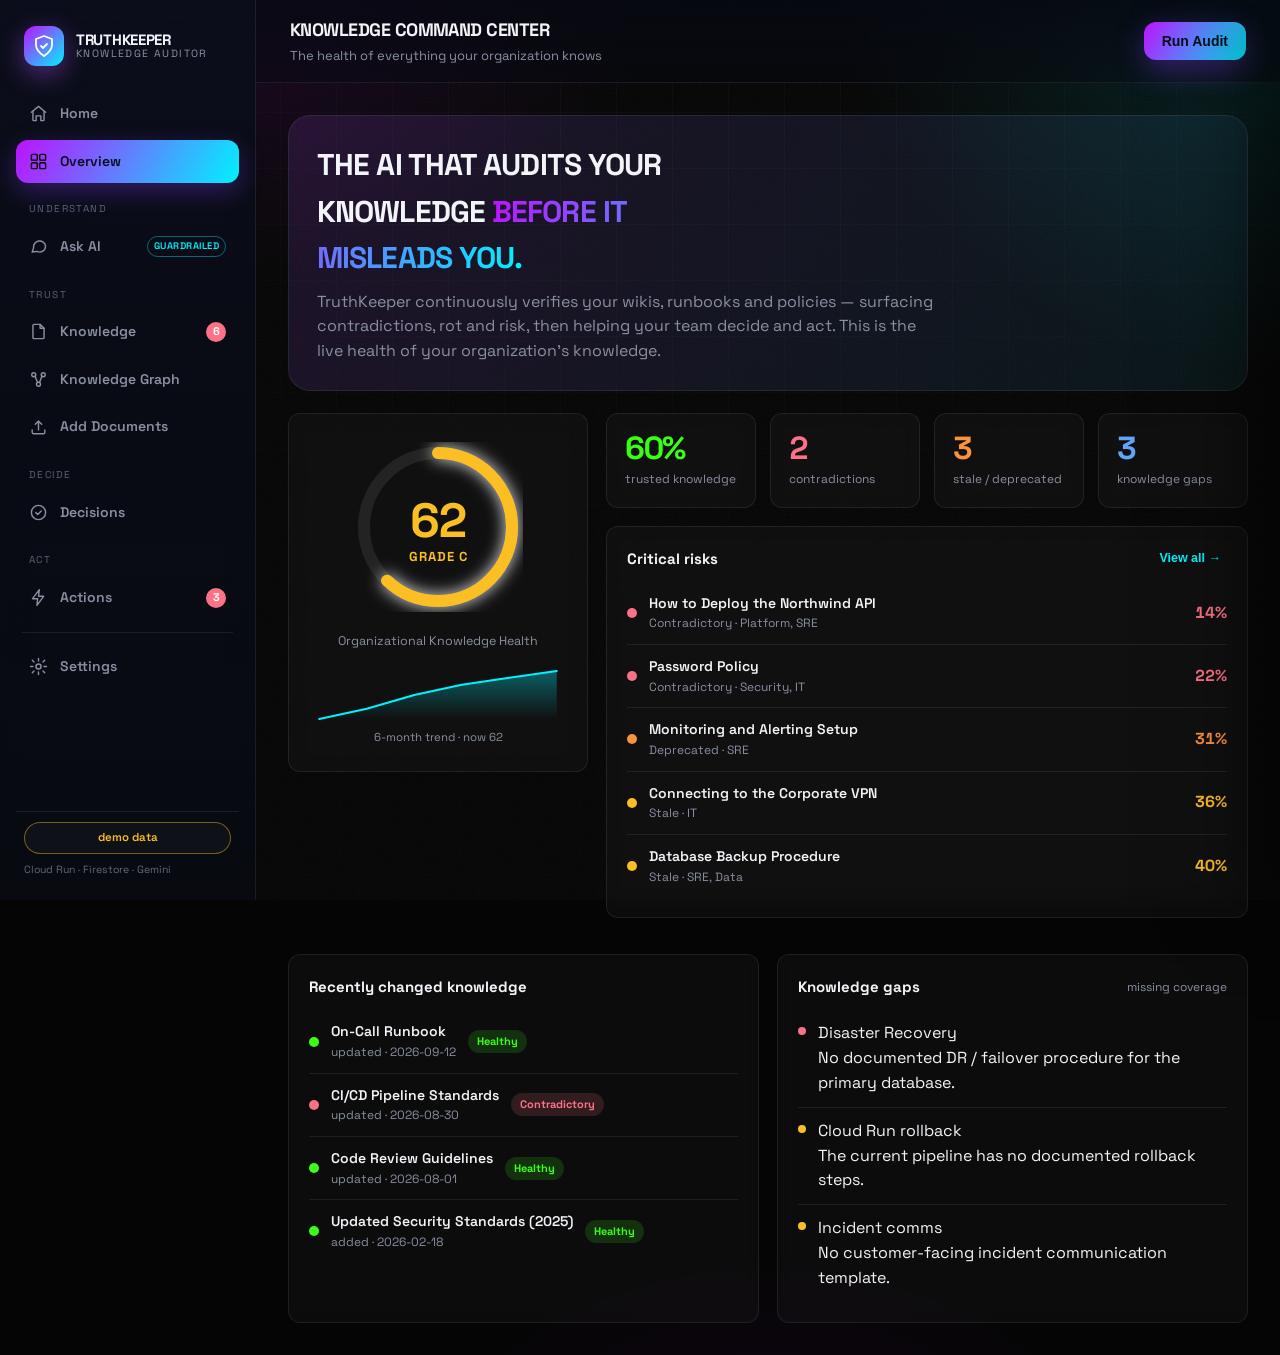
<file: frontend/index.html>
<!DOCTYPE html>
<html lang="en">
<head>
  <meta charset="UTF-8" />
  <meta name="viewport" content="width=device-width, initial-scale=1.0" />
  <title>TruthKeeper</title>
  <meta name="description" content="The AI that audits your knowledge before it misleads you." />
  <link rel="preconnect" href="https://fonts.googleapis.com" />
  <link rel="preconnect" href="https://fonts.gstatic.com" crossorigin />
  <link href="https://fonts.googleapis.com/css2?family=Space+Grotesk:wght@300;400;500;600;700&family=Syncopate:wght@400;700&display=swap" rel="stylesheet" />
  <link rel="stylesheet" href="styles.css" />
</head>
<body>
  <!-- Animated galaxy background (pure canvas, no dependencies) -->
  <div class="bg" aria-hidden="true">
    <div class="blob blob-1"></div>
    <div class="blob blob-2"></div>
    <div class="blob blob-3"></div>
    <div class="grid-lines"></div>
    <canvas id="constellation"></canvas>
    <div class="grain"></div>
  </div>

  <!-- Radar scanning overlay -->
  <div class="scan-overlay" id="scan-overlay" aria-hidden="true">
    <div class="radar">
      <div class="radar-sweep"></div>
      <div class="radar-ring r1"></div><div class="radar-ring r2"></div><div class="radar-ring r3"></div>
      <div class="radar-core"></div>
    </div>
    <div class="scan-text">
      <span class="scan-title">Interrogating knowledge base</span>
      <span class="scan-sub" id="scan-sub">booting auditor…</span>
    </div>
  </div>

  <div class="app">
    <!-- SIDEBAR -->
    <aside class="sidebar" id="sidebar">
      <div class="side-brand">
        <span class="logo">
          <svg viewBox="0 0 24 24" width="24" height="24" fill="none" stroke="currentColor" stroke-width="1.8" stroke-linecap="round" stroke-linejoin="round">
            <path d="M12 2 4 5v6c0 5 3.5 8 8 11 4.5-3 8-6 8-11V5l-8-3Z"/><path d="m9 12 2 2 4-4"/>
          </svg>
        </span>
        <div class="brand-text">
          <span class="brand-name">TruthKeeper</span>
          <span class="brand-kicker">Knowledge Auditor</span>
        </div>
      </div>

      <nav class="side-nav" id="side-nav">
        <a class="nav-item" href="landing.html">
          <svg viewBox="0 0 24 24" class="ni"><path d="M3 10.5 12 3l9 7.5"/><path d="M5 9.3V20a1 1 0 0 0 1 1h3v-6h6v6h3a1 1 0 0 0 1-1V9.3"/></svg>
          <span>Home</span>
        </a>
        <a class="nav-item" href="#/overview" data-view="overview">
          <svg viewBox="0 0 24 24" class="ni"><rect x="3" y="3" width="7.5" height="7.5" rx="1.5"/><rect x="13.5" y="3" width="7.5" height="7.5" rx="1.5"/><rect x="13.5" y="13.5" width="7.5" height="7.5" rx="1.5"/><rect x="3" y="13.5" width="7.5" height="7.5" rx="1.5"/></svg>
          <span>Overview</span>
        </a>

        <div class="nav-group">Understand</div>
        <a class="nav-item" href="#/ask" data-view="ask">
          <svg viewBox="0 0 24 24" class="ni"><path d="M21 11.5a7.5 7.5 0 0 1-10.9 6.7L4 19l1.8-5A7.5 7.5 0 1 1 21 11.5Z"/></svg>
          <span>Ask AI</span><span class="ni-tag">guardrailed</span>
        </a>

        <div class="nav-group">Trust</div>
        <a class="nav-item" href="#/knowledge" data-view="knowledge">
          <svg viewBox="0 0 24 24" class="ni"><path d="M14 3H6.5A1.5 1.5 0 0 0 5 4.5v15A1.5 1.5 0 0 0 6.5 21h11a1.5 1.5 0 0 0 1.5-1.5V8z"/><path d="M14 3v5h5"/></svg>
          <span>Knowledge</span><span class="ni-badge" id="nav-flagged"></span>
        </a>
        <a class="nav-item" href="#/graph" data-view="graph">
          <svg viewBox="0 0 24 24" class="ni"><circle cx="6" cy="6" r="2.5"/><circle cx="18" cy="6" r="2.5"/><circle cx="12" cy="18" r="2.5"/><path d="M7.6 7.6 10.6 15.6M16.4 7.6 13.4 15.6"/></svg>
          <span>Knowledge Graph</span>
        </a>
        <a class="nav-item" href="#/manage" data-view="manage">
          <svg viewBox="0 0 24 24" class="ni"><path d="M12 15V4"/><path d="m8 8 4-4 4 4"/><path d="M4 15v3a2 2 0 0 0 2 2h12a2 2 0 0 0 2-2v-3"/></svg>
          <span>Add Documents</span>
        </a>

        <div class="nav-group">Decide</div>
        <a class="nav-item" href="#/decisions" data-view="decisions">
          <svg viewBox="0 0 24 24" class="ni"><circle cx="12" cy="12" r="9"/><path d="m8.5 12 2.5 2.5 4.5-4.5"/></svg>
          <span>Decisions</span>
        </a>

        <div class="nav-group">Act</div>
        <a class="nav-item" href="#/actions" data-view="actions">
          <svg viewBox="0 0 24 24" class="ni"><path d="M13 2 4.5 13.5H11l-1 8.5 8.5-11.5H12z"/></svg>
          <span>Actions</span><span class="ni-badge" id="nav-actions"></span>
        </a>

        <div class="nav-sep"></div>
        <a class="nav-item" href="#/settings" data-view="settings">
          <svg viewBox="0 0 24 24" class="ni"><circle cx="12" cy="12" r="3.2"/><path d="M12 2v3M12 19v3M4.2 4.2l2.1 2.1M17.7 17.7l2.1 2.1M2 12h3M19 12h3M4.2 19.8l2.1-2.1M17.7 6.3l2.1-2.1"/></svg>
          <span>Settings</span>
        </a>
      </nav>

      <div class="side-foot">
        <span id="data-badge" class="pill pill-ghost">connecting…</span>
        <span class="side-foot-dim">Cloud Run · Firestore · Gemini</span>
      </div>
    </aside>

    <!-- WORKSPACE -->
    <div class="workspace">
      <header class="topbar">
        <button class="icon-btn only-mobile" id="menu-toggle" aria-label="Menu">
          <svg viewBox="0 0 24 24" width="22" height="22"><path d="M3 6h18M3 12h18M3 18h18" stroke="currentColor" stroke-width="2" stroke-linecap="round"/></svg>
        </button>
        <div class="tb-title">
          <h1 id="view-title">Overview</h1>
          <p id="view-sub">Knowledge health at a glance</p>
        </div>
        <div class="tb-actions">
          <button id="run-audit" class="btn btn-primary magnetic">
            <span class="btn-glow"></span>
            <span class="btn-label">Run Audit</span>
          </button>
        </div>
      </header>

      <main class="view-host" id="view-host">
        <section class="view" id="view-overview"></section>
        <section class="view" id="view-ask"></section>
        <section class="view" id="view-knowledge"></section>
        <section class="view" id="view-graph"></section>
        <section class="view" id="view-manage"></section>
        <section class="view" id="view-decisions"></section>
        <section class="view" id="view-actions"></section>
        <section class="view" id="view-settings"></section>
      </main>
    </div>
  </div>

  <div class="scrim" id="scrim"></div>
  <div class="drawer" id="drawer" aria-hidden="true"><div class="drawer-body" id="drawer-body"></div></div>

  <script src="config.js"></script>
  <script src="sample-data.js"></script>
  <script src="app.js"></script>
</body>
</html>
</file>
<file: frontend/styles.css>
/* ============================================================
   TruthKeeper — product app shell + animated views
   Hand-rolled, no runtime deps. Deploys static to Firebase.
   ============================================================ */

:root {
  --bg: #050505;
  --ink: #f2f4f8;
  --muted: #8a90a2;

  --glass: rgba(255, 255, 255, 0.03);
  --glass-2: rgba(255, 255, 255, 0.05);
  --stroke: rgba(255, 255, 255, 0.08);
  --stroke-2: rgba(255, 255, 255, 0.16);

  --cyan: #00f2ff;
  --violet: #bc13fe;
  --pink: #f472b6;
  --green: #39ff14;
  --amber: #fbbf24;
  --red: #fb7185;
  --blue: #60a5fa;

  --s-contradictory: #fb7185;
  --s-deprecated: #fb923c;
  --s-stale: #fbbf24;
  --s-uncertain: #60a5fa;
  --s-healthy: #39ff14;

  --radius: 12px;
  --ease: cubic-bezier(0.22, 1, 0.36, 1);
  --ease-spring: cubic-bezier(0.34, 1.56, 0.64, 1);
  --sidebar-w: 256px;
  --disp: "Syncopate", "Space Grotesk", sans-serif;
  --body: "Space Grotesk", -apple-system, BlinkMacSystemFont, "Segoe UI", Roboto, Helvetica, Arial, sans-serif;
}

* { box-sizing: border-box; }
html { scroll-behavior: smooth; }
body {
  margin: 0;
  background:
    radial-gradient(1000px 720px at 12% -8%, rgba(188,19,254,0.16), transparent 55%),
    radial-gradient(900px 720px at 102% 0%, rgba(0,242,255,0.13), transparent 52%),
    radial-gradient(760px 640px at 60% 118%, rgba(188,19,254,0.10), transparent 55%),
    #050505;
  color: var(--ink);
  font-family: var(--body);
  line-height: 1.55; -webkit-font-smoothing: antialiased; min-height: 100vh;
}
::selection { background: rgba(168, 85, 247, 0.35); color: #fff; }
::-webkit-scrollbar { width: 10px; height: 10px; }
::-webkit-scrollbar-thumb { background: linear-gradient(var(--violet), var(--cyan)); border-radius: 20px; border: 3px solid var(--bg); }
::-webkit-scrollbar-track { background: transparent; }
a { color: inherit; text-decoration: none; }

/* ---------------- animated background ---------------- */
.bg { position: fixed; inset: 0; z-index: -2; overflow: hidden; }
.bg::after { content: ""; position: absolute; inset: 0; pointer-events: none; background: radial-gradient(ellipse 100% 90% at 50% 40%, transparent 70%, rgba(0,0,0,0.35) 100%); }
.blob { display: none; }
.grid-lines { position: absolute; inset: 0; background-image: linear-gradient(rgba(255,255,255,0.022) 1px, transparent 1px), linear-gradient(90deg, rgba(255,255,255,0.022) 1px, transparent 1px); background-size: 56px 56px; mask-image: radial-gradient(1100px 760px at 55% 10%, #000 10%, transparent 72%); animation: gridfloat 24s linear infinite; }
@keyframes gridfloat { to { background-position: 56px 56px; } }
#constellation { display: none; }
.grain { position: absolute; inset: 0; pointer-events: none; opacity: 0.05; background-image: url("data:image/svg+xml,%3Csvg xmlns='http://www.w3.org/2000/svg' width='120' height='120'%3E%3Cfilter id='n'%3E%3CfeTurbulence type='fractalNoise' baseFrequency='0.85' numOctaves='3'/%3E%3C/filter%3E%3Crect width='100%25' height='100%25' filter='url(%23n)'/%3E%3C/svg%3E"); }

/* ---------------- app shell ---------------- */
.app { display: grid; grid-template-columns: var(--sidebar-w) 1fr; min-height: 100vh; }

.sidebar {
  position: sticky; top: 0; height: 100vh;
  display: flex; flex-direction: column; gap: 10px;
  padding: 20px 16px;
  background: linear-gradient(180deg, rgba(10,14,26,0.9), rgba(8,11,20,0.7));
  backdrop-filter: blur(16px); border-right: 1px solid var(--stroke);
  z-index: 40;
}
.side-brand { display: flex; align-items: center; gap: 12px; padding: 6px 8px 16px; }
.logo { display: grid; place-items: center; width: 40px; height: 40px; border-radius: 12px; color: #fff; background: linear-gradient(135deg, var(--violet), var(--cyan)); box-shadow: 0 8px 26px rgba(168,85,247,0.45); animation: logoPulse 3.5s ease-in-out infinite; }
@keyframes logoPulse { 50% { box-shadow: 0 8px 40px rgba(34,211,238,0.55); } }
.brand-text { display: flex; flex-direction: column; line-height: 1.1; }
.brand-name { font-family: var(--disp); font-weight: 700; font-size: 15px; text-transform: uppercase; letter-spacing: -0.02em; }
.brand-kicker { font-size: 10.5px; color: var(--muted); text-transform: uppercase; letter-spacing: 1.4px; }

.side-nav { display: flex; flex-direction: column; gap: 4px; flex: 1; }
.nav-item {
  position: relative; display: flex; align-items: center; gap: 12px;
  padding: 11px 13px; border-radius: 12px; color: var(--muted);
  font-size: 14px; font-weight: 600; cursor: pointer;
  transition: color 0.25s, background 0.25s, transform 0.25s var(--ease);
}
.nav-item .ni { width: 19px; height: 19px; fill: none; stroke: currentColor; stroke-width: 1.8; stroke-linecap: round; stroke-linejoin: round; flex: none; }
.nav-item:hover { color: var(--ink); background: var(--glass); transform: translateX(2px); }
.nav-item.active { color: #06101c; background: linear-gradient(120deg, var(--violet), var(--cyan)); box-shadow: 0 8px 24px rgba(124,58,237,0.35); }
.nav-item.active .ni { stroke: #050505; }
.ni-badge { margin-left: auto; min-width: 20px; height: 20px; padding: 0 6px; border-radius: 999px; background: var(--red); color: #fff; font-size: 11px; font-weight: 800; display: inline-grid; place-items: center; }
.nav-item.active .ni-badge { background: rgba(6,16,28,0.3); color: #06101c; }
.ni-tag { margin-left: auto; font-size: 9.5px; letter-spacing: 0.5px; text-transform: uppercase; color: var(--cyan); border: 1px solid color-mix(in srgb, var(--cyan) 40%, transparent); padding: 2px 6px; border-radius: 999px; }
.nav-item.active .ni-tag { color: #06101c; border-color: rgba(6,16,28,0.3); }
.nav-sep { height: 1px; background: var(--stroke); margin: 8px 6px; }

.side-foot { display: flex; flex-direction: column; gap: 8px; padding: 10px 8px 2px; border-top: 1px solid var(--stroke); }
.side-foot-dim { font-size: 10.5px; color: var(--muted); opacity: 0.7; }
.pill { font-size: 11.5px; font-weight: 600; padding: 6px 11px; border-radius: 999px; border: 1px solid var(--stroke-2); text-align: center; }
.pill-ghost { color: var(--muted); background: var(--glass); }

/* ---------------- workspace ---------------- */
.workspace { display: flex; flex-direction: column; min-width: 0; }
.topbar {
  position: sticky; top: 0; z-index: 30;
  display: flex; align-items: center; gap: 16px;
  padding: 16px clamp(16px, 3vw, 34px);
  background: linear-gradient(180deg, rgba(6,9,18,0.8), rgba(6,9,18,0.4));
  backdrop-filter: blur(14px); border-bottom: 1px solid var(--stroke);
}
.tb-title h1 { margin: 0; font-family: var(--disp); font-size: 18px; text-transform: uppercase; letter-spacing: -0.03em; animation: fadeUp 0.5s var(--ease); }
.tb-title p { margin: 2px 0 0; color: var(--muted); font-size: 13px; }
@keyframes fadeUp { from { opacity: 0; transform: translateY(6px); } }
.tb-actions { margin-left: auto; display: flex; gap: 12px; align-items: center; }
.icon-btn { background: var(--glass); border: 1px solid var(--stroke); color: var(--ink); border-radius: 10px; width: 40px; height: 40px; display: grid; place-items: center; cursor: pointer; }
.only-mobile { display: none; }

.view-host { padding: clamp(18px, 3vw, 32px); max-width: 1200px; width: 100%; }
.view { display: none; animation: viewIn 0.5s var(--ease); }
.view.active { display: block; }
@keyframes viewIn { from { opacity: 0; transform: translateY(14px); } }

/* ---------------- buttons ---------------- */
.btn { position: relative; isolation: isolate; display: inline-flex; align-items: center; gap: 8px; padding: 11px 18px; border-radius: 12px; border: 1px solid var(--stroke-2); font-size: 14px; font-weight: 700; cursor: pointer; color: var(--ink); background: var(--glass-2); transition: transform 0.25s var(--ease-spring), box-shadow 0.3s, border-color 0.3s; overflow: hidden; }
.btn:hover { transform: translateY(-2px); }
.btn:active { transform: translateY(0) scale(0.98); }
.btn-primary { border: none; background: linear-gradient(120deg, var(--violet), var(--cyan)); color: #06101c; box-shadow: 0 10px 30px rgba(124,58,237,0.4); }
.btn-primary:hover { box-shadow: 0 14px 44px rgba(34,211,238,0.5); }
.btn-glow { position: absolute; inset: -2px; z-index: -1; border-radius: inherit; background: linear-gradient(120deg, var(--violet), var(--cyan), var(--pink), var(--violet)); background-size: 300% 300%; filter: blur(14px); opacity: 0; transition: opacity 0.35s; animation: hue 6s linear infinite; }
.btn-primary:hover .btn-glow { opacity: 0.9; }
@keyframes hue { to { background-position: 300% 50%; } }
.btn-ghost { background: var(--glass); }
.btn-sm { padding: 8px 13px; font-size: 13px; }
.btn[disabled] { opacity: 0.6; cursor: progress; }

/* ---------------- shared bits ---------------- */
.reveal { opacity: 0; transform: translateY(22px); transition: opacity 0.7s var(--ease), transform 0.7s var(--ease); }
.reveal.in { opacity: 1; transform: none; }
.section-head { margin: 6px 0 18px; }
.section-head h2 { font-size: 20px; margin: 0 0 4px; letter-spacing: -0.3px; }
.section-head p { margin: 0; color: var(--muted); font-size: 13.5px; }

/* ---------------- overview ---------------- */
.welcome { position: relative; overflow: hidden; border-radius: 22px; padding: 26px 28px; margin-bottom: 22px; border: 1px solid var(--stroke); background: linear-gradient(120deg, rgba(168,85,247,0.14), rgba(34,211,238,0.08)); }
.welcome h2 { margin: 0 0 8px; font-size: clamp(22px, 3vw, 30px); letter-spacing: -0.6px; max-width: 22ch; }
.welcome .grad { background: linear-gradient(100deg, var(--violet), var(--cyan) 50%, var(--pink)); background-size: 200% auto; -webkit-background-clip: text; background-clip: text; color: transparent; animation: shimmer 7s linear infinite; }
@keyframes shimmer { to { background-position: 200% center; } }
.welcome p { margin: 0; color: var(--muted); max-width: 62ch; }

.ov-grid { display: grid; grid-template-columns: 300px 1fr; gap: 18px; align-items: start; }
.score-card { border: 1px solid var(--stroke); background: var(--glass); border-radius: var(--radius); padding: 24px; text-align: center; backdrop-filter: blur(10px); }
.score-ring { position: relative; width: 180px; height: 180px; margin: 4px auto 10px; }
.score-ring svg { transform: rotate(-90deg); }
.score-ring .track { stroke: rgba(255,255,255,0.08); }
.score-ring .meter { stroke-linecap: round; transition: stroke-dashoffset 1.3s var(--ease) 0.2s; filter: drop-shadow(0 0 8px currentColor); }
.score-center { position: absolute; inset: 0; display: grid; place-content: center; gap: 2px; }
.score-num { font-size: 48px; font-weight: 850; line-height: 1; font-variant-numeric: tabular-nums; }
.score-grade { font-size: 13px; font-weight: 700; letter-spacing: 1px; }
.score-label { color: var(--muted); font-size: 12.5px; margin-top: 6px; }

.kpi-grid { display: grid; grid-template-columns: repeat(auto-fit, minmax(150px, 1fr)); gap: 14px; }
.stat { position: relative; overflow: hidden; background: var(--glass); border: 1px solid var(--stroke); border-radius: var(--radius); padding: 18px; backdrop-filter: blur(8px); opacity: 0; transform: translateY(16px); animation: statIn 0.6s var(--ease-spring) forwards; }
@keyframes statIn { to { opacity: 1; transform: none; } }
.stat::before { content: ""; position: absolute; top: 0; left: -100%; width: 70%; height: 100%; background: linear-gradient(100deg, transparent, rgba(255,255,255,0.06), transparent); animation: statShine 5s var(--ease) infinite; animation-delay: inherit; }
@keyframes statShine { 0%, 70% { left: -100%; } 100% { left: 160%; } }
.stat-num { font-size: 32px; font-weight: 850; line-height: 1; letter-spacing: -1px; font-variant-numeric: tabular-nums; }
.stat-label { font-size: 12px; color: var(--muted); margin-top: 6px; display: block; }
.stat .bar { height: 4px; border-radius: 4px; background: var(--stroke); margin-top: 12px; overflow: hidden; }
.stat .bar > i { display: block; height: 100%; width: 0; border-radius: 4px; transition: width 1.1s var(--ease) 0.3s; }

.panel { border: 1px solid var(--stroke); background: var(--glass); border-radius: var(--radius); padding: 20px; margin-top: 18px; backdrop-filter: blur(8px); }
.panel h3 { margin: 0 0 14px; font-size: 15px; }
.toprisk { display: flex; align-items: center; gap: 12px; padding: 11px 0; border-top: 1px solid var(--stroke); cursor: pointer; transition: transform 0.25s var(--ease); }
.toprisk:first-of-type { border-top: none; }
.toprisk:hover { transform: translateX(4px); }
.toprisk .tr-dot { width: 10px; height: 10px; border-radius: 50%; flex: none; }
.toprisk .tr-title { font-weight: 600; font-size: 14px; }
.toprisk .tr-sub { font-size: 12px; color: var(--muted); }
.toprisk .tr-score { margin-left: auto; font-weight: 800; font-variant-numeric: tabular-nums; }

/* ---------------- filters + report ---------------- */
.filters { display: flex; gap: 10px; flex-wrap: wrap; margin-bottom: 22px; }
.chip { padding: 8px 15px; border-radius: 999px; font-size: 13px; font-weight: 600; border: 1px solid var(--stroke); background: var(--glass); color: var(--muted); cursor: pointer; transition: all 0.3s var(--ease); display: inline-flex; align-items: center; gap: 7px; }
.chip:hover { color: var(--ink); transform: translateY(-2px); }
.chip.active { color: #06101c; background: var(--ink); border-color: transparent; }
.chip .cnt { font-variant-numeric: tabular-nums; opacity: 0.75; }
.chip .swatch { width: 8px; height: 8px; border-radius: 50%; }

.grid { display: grid; grid-template-columns: repeat(auto-fill, minmax(330px, 1fr)); gap: 18px; }
.card { position: relative; background: var(--glass); border: 1px solid var(--stroke); border-radius: var(--radius); padding: 22px; backdrop-filter: blur(10px); transform-style: preserve-3d; will-change: transform; transition: transform 0.3s var(--ease), box-shadow 0.4s, border-color 0.4s, opacity 0.6s; opacity: 0; }
.card.in { animation: cardIn 0.7s var(--ease) forwards; }
@keyframes cardIn { from { opacity: 0; transform: translateY(30px) rotateX(7deg); } to { opacity: 1; transform: none; } }
.card::before { content: ""; position: absolute; left: 0; top: 16px; bottom: 16px; width: 4px; border-radius: 4px; background: var(--c, var(--muted)); box-shadow: 0 0 18px var(--c, transparent); }
.card:hover { border-color: var(--stroke-2); box-shadow: 0 24px 60px rgba(0,0,0,0.5); }
.card .glare { position: absolute; inset: 0; border-radius: inherit; pointer-events: none; background: radial-gradient(400px circle at var(--mx,50%) var(--my,50%), rgba(255,255,255,0.08), transparent 45%); opacity: 0; transition: opacity 0.3s; }
.card:hover .glare { opacity: 1; }
.card.sev-contradictory { --c: var(--s-contradictory); }
.card.sev-deprecated { --c: var(--s-deprecated); }
.card.sev-stale { --c: var(--s-stale); }
.card.sev-uncertain { --c: var(--s-uncertain); }
.card.sev-healthy { --c: var(--s-healthy); }
.card-head { display: flex; justify-content: space-between; align-items: flex-start; gap: 16px; }
.card-title h3 { margin: 0 0 4px; font-size: 16px; letter-spacing: -0.2px; }
.doc-id { font-size: 11.5px; color: var(--muted); font-family: ui-monospace, Menlo, monospace; }
.ring { position: relative; width: 60px; height: 60px; flex: none; }
.ring svg { transform: rotate(-90deg); display: block; }
.ring .track { stroke: rgba(255,255,255,0.08); }
.ring .meter { stroke: var(--c, var(--cyan)); stroke-linecap: round; transition: stroke-dashoffset 1.1s var(--ease) 0.25s; filter: drop-shadow(0 0 6px var(--c)); }
.ring .pct { position: absolute; inset: 0; display: grid; place-items: center; font-size: 14px; font-weight: 800; font-variant-numeric: tabular-nums; }
.badge { display: inline-flex; align-items: center; gap: 6px; font-size: 11.5px; font-weight: 700; padding: 5px 11px; border-radius: 999px; text-transform: uppercase; letter-spacing: 0.6px; color: var(--c); background: color-mix(in srgb, var(--c) 15%, transparent); border: 1px solid color-mix(in srgb, var(--c) 40%, transparent); margin-top: 10px; }
.badge .bdot { width: 7px; height: 7px; border-radius: 50%; background: var(--c); }
.card.sev-contradictory .badge .bdot, .card.sev-deprecated .badge .bdot { animation: ping2 1.6s infinite; }
@keyframes ping2 { 0% { box-shadow: 0 0 0 0 var(--c); } 70%,100% { box-shadow: 0 0 0 7px transparent; } }
/* Section-label heading — shared across cards, answers, research, inspector, drawer.
   Previously only `.card h4` was styled, so the same labels fell back to raw
   browser <h4> everywhere else. One rule keeps them identical. */
.card h4,
.answer-body h4,
.research-result h4,
.graph-inspector h4,
.drawer-body h4,
.fix h4 { margin: 18px 0 8px; font-size: 11px; font-weight: 700; letter-spacing: 1px; text-transform: uppercase; color: var(--muted); display: flex; align-items: center; gap: 7px; }
.card h4:first-child,
.answer-body h4:first-child,
.research-result h4:first-child,
.graph-inspector h4:first-child { margin-top: 0; }
.card h4::before,
.answer-body h4::before,
.research-result h4::before,
.graph-inspector h4::before,
.drawer-body h4::before,
.fix h4::before { content: ""; width: 14px; height: 2px; border-radius: 2px; background: var(--c, var(--cyan)); flex: none; }
.contradiction { background: rgba(255,255,255,0.03); border: 1px solid var(--stroke); border-radius: 12px; padding: 12px 14px; margin-bottom: 10px; transition: transform 0.3s var(--ease), background 0.3s; }
.contradiction:hover { transform: translateX(4px); background: rgba(255,255,255,0.05); }
.vs { font-size: 12.5px; color: var(--muted); margin-bottom: 6px; display: flex; align-items: center; gap: 8px; }
.vs .tag { color: var(--c); font-weight: 700; }
.vs code { color: var(--ink); background: rgba(255,255,255,0.06); padding: 2px 7px; border-radius: 6px; font-size: 12px; }
.contradiction p { margin: 0 0 8px; font-size: 14px; }
blockquote { margin: 0; padding: 8px 12px; border-left: 2px solid var(--c); color: var(--muted); font-style: italic; font-size: 13px; background: rgba(255,255,255,0.02); border-radius: 0 8px 8px 0; }
.evidence ul { margin: 0; padding-left: 18px; }
.evidence li { margin-bottom: 5px; font-size: 13.5px; }
.evidence li::marker { color: var(--c); }
.fix { margin-top: 16px; padding: 12px 14px; border-radius: 12px; background: color-mix(in srgb, var(--c, var(--cyan)) 8%, transparent); border: 1px dashed color-mix(in srgb, var(--c, var(--cyan)) 35%, transparent); }
.fix p { margin: 0 0 10px; font-size: 13.5px; }
.fix p:last-child { margin-bottom: 0; }
.fix-actions { display: flex; gap: 8px; flex-wrap: wrap; }
.card-acts { display: flex; gap: 8px; flex-wrap: wrap; margin-top: 14px; }
.card-foot { margin-top: 14px; display: flex; justify-content: space-between; align-items: center; font-size: 11px; color: var(--muted); border-top: 1px solid var(--stroke); padding-top: 12px; }
.chipmodel { font-family: ui-monospace, Menlo, monospace; padding: 3px 8px; border-radius: 6px; background: rgba(255,255,255,0.05); border: 1px solid var(--stroke); }
.decided { font-size: 11px; font-weight: 700; padding: 3px 9px; border-radius: 999px; }
.decided.accept { color: var(--green); background: color-mix(in srgb, var(--green) 15%, transparent); }
.decided.dismiss { color: var(--muted); background: var(--glass); }

/* ---------------- knowledge graph ---------------- */
.graph-wrap { position: relative; border: 1px solid var(--stroke); border-radius: var(--radius); overflow: hidden; background: radial-gradient(circle at 50% 40%, rgba(16,22,40,0.6), rgba(6,9,18,0.4)); height: 560px; }
#graph-canvas { display: block; width: 100%; height: 100%; cursor: grab; }
.graph-legend { position: absolute; top: 14px; left: 14px; display: flex; flex-direction: column; gap: 6px; background: rgba(8,11,20,0.6); border: 1px solid var(--stroke); border-radius: 12px; padding: 10px 12px; backdrop-filter: blur(8px); font-size: 12px; color: var(--muted); }
.graph-legend .lg { display: flex; align-items: center; gap: 8px; }
.graph-legend .lg i { width: 10px; height: 10px; border-radius: 50%; }
.graph-hint { position: absolute; bottom: 14px; right: 14px; font-size: 11.5px; color: var(--muted); background: rgba(8,11,20,0.6); border: 1px solid var(--stroke); border-radius: 999px; padding: 6px 12px; }

/* ---------------- ask / copilot ---------------- */
.ask-wrap { max-width: 820px; }
.ask-modes { display: flex; gap: 10px; margin-bottom: 16px; }
.ask-mode { flex: 1; display: flex; flex-direction: column; gap: 4px; align-items: flex-start; text-align: left; padding: 12px 15px; border-radius: 12px; border: 1px solid var(--stroke); background: var(--glass); color: var(--muted); cursor: pointer; transition: border-color 0.25s, background 0.25s, color 0.25s; }
.ask-mode:hover { border-color: var(--stroke-2); color: var(--ink); }
.ask-mode.active { border-color: var(--cyan); background: color-mix(in srgb, var(--cyan) 10%, transparent); color: var(--ink); box-shadow: 0 0 24px rgba(0,242,255,0.1); }
.ask-mode .am-t { font-size: 14px; font-weight: 700; }
.ask-mode .am-s { font-size: 12px; color: var(--muted); line-height: 1.4; }
@media (max-width: 600px) { .ask-modes { flex-direction: column; } }
.ask-box { display: flex; gap: 10px; margin-bottom: 14px; }
.ask-input { flex: 1; background: var(--glass); border: 1px solid var(--stroke-2); color: var(--ink); border-radius: 14px; padding: 15px 18px; font-size: 15px; outline: none; transition: border-color 0.25s, box-shadow 0.25s; }
.ask-input:focus { border-color: var(--cyan); box-shadow: 0 0 0 3px rgba(34,211,238,0.15); }
.ask-suggests { display: flex; gap: 8px; flex-wrap: wrap; margin-bottom: 22px; }
.suggest { font-size: 12.5px; color: var(--muted); border: 1px dashed var(--stroke-2); background: var(--glass); padding: 7px 12px; border-radius: 999px; cursor: pointer; transition: all 0.25s; }
.suggest:hover { color: var(--ink); border-style: solid; transform: translateY(-2px); }
.answer { border: 1px solid var(--stroke); border-radius: var(--radius); overflow: hidden; background: var(--glass); backdrop-filter: blur(10px); animation: viewIn 0.5s var(--ease); }
.trust-banner { display: flex; align-items: center; gap: 12px; padding: 14px 18px; font-weight: 700; font-size: 14px; }
.trust-banner .tb-ico { width: 26px; height: 26px; display: grid; place-items: center; border-radius: 8px; flex: none; }
.trust-banner.ok { background: color-mix(in srgb, var(--green) 14%, transparent); color: var(--green); border-bottom: 1px solid color-mix(in srgb, var(--green) 30%, transparent); }
.trust-banner.warn { background: color-mix(in srgb, var(--red) 14%, transparent); color: var(--red); border-bottom: 1px solid color-mix(in srgb, var(--red) 30%, transparent); }
.answer-body { padding: 18px; }
.answer-body .ans-text { font-size: 15px; margin: 0 0 14px; }
.answer-src { font-size: 12.5px; color: var(--muted); display: flex; align-items: center; gap: 8px; flex-wrap: wrap; }
.answer-src code { background: rgba(255,255,255,0.06); padding: 2px 7px; border-radius: 6px; }
.answer-warn { margin-top: 14px; padding: 14px; border-radius: 12px; background: color-mix(in srgb, var(--red) 8%, transparent); border: 1px dashed color-mix(in srgb, var(--red) 35%, transparent); font-size: 13.5px; }
.answer-warn b { color: var(--red); }
.trust-banner .tb-text { flex: 1; }
.trust-banner .tb-conf { display: flex; flex-direction: column; align-items: flex-end; line-height: 1.02; font-size: 19px; font-weight: 850; color: var(--c); flex: none; }
.trust-banner .tb-conf small { font-size: 9px; font-weight: 700; letter-spacing: 0.5px; text-transform: uppercase; color: var(--muted); }
.answer-body .ans-text.ans-muted { color: var(--muted); font-size: 13.5px; margin-bottom: 8px; }
.answer-body blockquote.untrusted { border-left: 3px solid color-mix(in srgb, var(--red) 55%, transparent); background: color-mix(in srgb, var(--red) 7%, transparent); color: var(--ink); font-style: normal; margin-bottom: 4px; }
.answer-src .src-meta { color: var(--muted); }
.d-owner { display: flex; flex-direction: column; gap: 1px; min-width: 0; }
.d-owner .d-team { font-size: 13px; color: var(--ink); white-space: normal; }
.d-owner .d-poc { font-size: 11px; color: var(--muted); white-space: normal; }

/* ---------------- documents ---------------- */
.doc-table { border: 1px solid var(--stroke); border-radius: var(--radius); overflow: hidden; background: var(--glass); backdrop-filter: blur(8px); }
.doc-row { display: grid; grid-template-columns: minmax(0, 1fr) 112px 128px 120px 64px; gap: 14px; align-items: center; padding: 14px 18px; border-top: 1px solid var(--stroke); cursor: pointer; transition: background 0.2s; }
.doc-row > * { min-width: 0; }
.doc-row:first-child { border-top: none; }
.doc-row.head { color: var(--muted); font-size: 11.5px; text-transform: uppercase; letter-spacing: 0.6px; cursor: default; background: rgba(255,255,255,0.02); }
.doc-row:not(.head):hover { background: rgba(255,255,255,0.04); }
.doc-row .d-title { font-weight: 600; font-size: 14px; overflow: hidden; text-overflow: ellipsis; }
.doc-row .d-src { font-size: 11.5px; color: var(--muted); font-family: ui-monospace, Menlo, monospace; overflow: hidden; text-overflow: ellipsis; white-space: nowrap; }
.doc-row > span.d-src { display: block; }
.d-mini-badge { font-size: 11px; font-weight: 700; padding: 3px 9px; border-radius: 999px; text-align: center; justify-self: start; max-width: 100%; overflow: hidden; text-overflow: ellipsis; white-space: nowrap; }
.d-conf { font-weight: 800; font-variant-numeric: tabular-nums; text-align: right; }
@media (max-width: 720px) { .doc-row { grid-template-columns: 1fr 70px; } .doc-row .d-src, .doc-row .d-updated, .doc-row .d-mini-badge { display: none; } }

/* ---------------- settings ---------------- */
.settings-wrap { max-width: 640px; }
.field { margin-bottom: 18px; }
.field label { display: block; font-size: 13px; font-weight: 600; margin-bottom: 7px; }
.field .hint { font-size: 12px; color: var(--muted); margin-top: 6px; }
.field input { width: 100%; background: var(--glass); border: 1px solid var(--stroke-2); color: var(--ink); border-radius: 12px; padding: 12px 14px; font-size: 14px; outline: none; }
.field input:focus { border-color: var(--cyan); box-shadow: 0 0 0 3px rgba(34,211,238,0.15); }
.conn-row { display: flex; align-items: center; gap: 10px; margin-top: 10px; font-size: 13px; }
.conn-dot { width: 10px; height: 10px; border-radius: 50%; }

/* ---------------- add & manage documents ---------------- */
.manage-grid { display: grid; grid-template-columns: 1fr 1fr; gap: 18px; align-items: start; }
.form-actions { display: flex; gap: 10px; }
.dropzone { display: flex; flex-direction: column; align-items: center; gap: 5px; text-align: center; padding: 26px 18px; margin-bottom: 18px; border: 1.5px dashed var(--stroke-2); border-radius: var(--radius); background: var(--glass); cursor: pointer; transition: border-color 0.25s, background 0.25s; }
.dropzone:hover, .dropzone.drag { border-color: var(--cyan); background: color-mix(in srgb, var(--cyan) 8%, transparent); }
.dz-ic { width: 30px; height: 30px; fill: none; stroke: var(--cyan); stroke-width: 1.8; stroke-linecap: round; stroke-linejoin: round; margin-bottom: 2px; }
.dz-main { font-size: 14px; font-weight: 600; }
.dz-sub { font-size: 12px; color: var(--muted); }
.field textarea { width: 100%; background: var(--glass); border: 1px solid var(--stroke-2); color: var(--ink); border-radius: 12px; padding: 12px 14px; font-size: 14px; font-family: var(--body); line-height: 1.6; outline: none; resize: vertical; }
.field textarea:focus { border-color: var(--cyan); box-shadow: 0 0 0 3px rgba(34,211,238,0.15); }
.manage-row { display: grid; grid-template-columns: minmax(0, 1fr) auto auto; gap: 12px; align-items: center; padding: 11px 0; border-top: 1px solid var(--stroke); }
.manage-row:first-child { border-top: none; }
.manage-row .mr-main { min-width: 0; }
.manage-row .d-title { font-weight: 600; font-size: 14px; display: flex; align-items: center; gap: 8px; }
.manage-row .d-src { font-size: 11.5px; color: var(--muted); font-family: ui-monospace, Menlo, monospace; overflow: hidden; text-overflow: ellipsis; white-space: nowrap; }
.manage-row .mr-meta { font-size: 11.5px; color: var(--muted); margin-top: 3px; overflow: hidden; text-overflow: ellipsis; white-space: nowrap; }
.mr-tag { font-size: 10px; font-weight: 700; text-transform: uppercase; letter-spacing: 0.5px; color: var(--cyan); border: 1px solid color-mix(in srgb, var(--cyan) 40%, transparent); padding: 1px 7px; border-radius: 999px; }
.mr-actions { display: flex; gap: 8px; }
@media (max-width: 920px) { .manage-grid { grid-template-columns: 1fr; } }

/* ---------------- loading / empty / toast ---------------- */
.loading, .empty, .error { text-align: center; color: var(--muted); padding: 56px 0; }
.error { color: var(--red); }
.spinner { display: inline-block; width: 16px; height: 16px; margin-right: 8px; vertical-align: -3px; border: 2px solid rgba(255,255,255,0.2); border-top-color: var(--cyan); border-radius: 50%; animation: spin 0.8s linear infinite; }
@keyframes spin { to { transform: rotate(360deg); } }
.toast { position: fixed; bottom: 24px; left: 50%; transform: translateX(-50%) translateY(20px); background: rgba(16,22,40,0.95); border: 1px solid var(--stroke-2); color: var(--ink); padding: 12px 20px; border-radius: 12px; font-size: 14px; font-weight: 600; opacity: 0; pointer-events: none; transition: all 0.35s var(--ease-spring); z-index: 80; backdrop-filter: blur(10px); }
.toast.show { opacity: 1; transform: translateX(-50%) translateY(0); }

/* ---------------- scan overlay ---------------- */
.scan-overlay { position: fixed; inset: 0; z-index: 100; display: none; flex-direction: column; align-items: center; justify-content: center; gap: 34px; background: radial-gradient(circle at 50% 42%, rgba(10,15,30,0.85), rgba(6,9,18,0.97)); backdrop-filter: blur(10px); }
.scan-overlay.on { display: flex; animation: fadeIn 0.4s var(--ease); }
@keyframes fadeIn { from { opacity: 0; } }
.radar { position: relative; width: 220px; height: 220px; }
.radar-ring { position: absolute; border-radius: 50%; border: 1px solid rgba(34,211,238,0.25); inset: 0; }
.radar-ring.r2 { inset: 28px; } .radar-ring.r3 { inset: 56px; }
.radar-sweep { position: absolute; inset: 0; border-radius: 50%; background: conic-gradient(from 0deg, rgba(34,211,238,0.55), transparent 25%); mask: radial-gradient(circle, transparent 8px, #000 9px); -webkit-mask: radial-gradient(circle, transparent 8px, #000 9px); animation: radar 1.6s linear infinite; }
@keyframes radar { to { transform: rotate(360deg); } }
.radar-core { position: absolute; inset: 46%; border-radius: 50%; background: var(--cyan); box-shadow: 0 0 24px var(--cyan); animation: corePulse 1.6s ease-in-out infinite; }
@keyframes corePulse { 50% { transform: scale(1.5); opacity: 0.6; } }
.scan-text { text-align: center; }
.scan-title { display: block; font-size: 20px; font-weight: 800; }
.scan-sub { display: block; margin-top: 6px; color: var(--cyan); font-family: ui-monospace, Menlo, monospace; font-size: 13px; min-height: 18px; }
.scan-sub::after { content: "▋"; animation: caret 1s steps(1) infinite; }
@keyframes caret { 50% { opacity: 0; } }

/* ---------------- mobile ---------------- */
.scrim { position: fixed; inset: 0; background: rgba(0,0,0,0.5); opacity: 0; pointer-events: none; transition: opacity 0.3s; z-index: 35; }
.scrim.show { opacity: 1; pointer-events: auto; }
@media (max-width: 900px) {
  .app { grid-template-columns: 1fr; }
  .sidebar { position: fixed; left: 0; top: 0; width: 260px; transform: translateX(-100%); transition: transform 0.3s var(--ease); }
  .sidebar.open { transform: none; }
  .only-mobile { display: grid; }
  .ov-grid { grid-template-columns: 1fr; }
}

/* ---------------- reduced motion ---------------- */
@media (prefers-reduced-motion: reduce) {
  *, *::before, *::after { animation-duration: 0.001ms !important; animation-iteration-count: 1 !important; transition-duration: 0.001ms !important; }
  .reveal { opacity: 1; transform: none; }
  .card, .stat { opacity: 1; }
}

/* ============================================================
   Product views — additions (nav groups, drawer, tabs, workflow)
   ============================================================ */
.nav-group { font-size: 10px; text-transform: uppercase; letter-spacing: 1.4px; color: var(--muted); opacity: 0.65; padding: 14px 13px 4px; }
.muted-sm { font-size: 12px; color: var(--muted); }
.panel-head { display: flex; align-items: center; justify-content: space-between; margin-bottom: 12px; }
.panel-head h3 { margin: 0; font-size: 15px; }
.link-btn { background: none; border: none; color: var(--cyan); font-size: 12.5px; font-weight: 600; cursor: pointer; }

/* overview extras */
.ov-grid-2 { display: grid; grid-template-columns: 1fr 1fr; gap: 18px; margin-top: 18px; }
.score-trend { margin-top: 14px; }
.trend svg { height: 60px; display: block; }
.trend-label { font-size: 11.5px; color: var(--muted); margin-top: 4px; text-align: center; }
.gap-item { display: flex; gap: 12px; align-items: flex-start; padding: 11px 0; border-top: 1px solid var(--stroke); }
.gap-item:first-child { border-top: none; }
.gap-sev { width: 8px; height: 8px; border-radius: 50%; margin-top: 6px; flex: none; }
@media (max-width: 820px) { .ov-grid-2 { grid-template-columns: 1fr; } }

/* tabs */
.tabs { display: flex; gap: 6px; border-bottom: 1px solid var(--stroke); margin-bottom: 20px; }
.tab { background: none; border: none; color: var(--muted); font-size: 14px; font-weight: 600; padding: 10px 16px; cursor: pointer; border-bottom: 2px solid transparent; margin-bottom: -1px; display: flex; align-items: center; gap: 8px; }
.tab:hover { color: var(--ink); }
.tab.active { color: var(--ink); border-bottom-color: var(--cyan); }
.tab .cnt { font-size: 11px; background: var(--glass-2); padding: 1px 7px; border-radius: 999px; }

/* chips / pills */
.chip-row { display: flex; flex-wrap: wrap; gap: 7px; }
.chip-link { background: var(--glass); border: 1px solid var(--stroke); color: var(--ink); border-radius: 999px; padding: 5px 11px; font-size: 12.5px; cursor: pointer; transition: all 0.2s; }
.chip-link:hover { border-color: var(--cyan); color: var(--cyan); transform: translateY(-1px); }
.pill-tag { font-size: 12px; padding: 4px 11px; border-radius: 999px; color: var(--c); background: color-mix(in srgb, var(--c) 14%, transparent); border: 1px solid color-mix(in srgb, var(--c) 35%, transparent); }

/* why / verify chips */
.why { margin: 14px 0; padding: 12px 14px; border-radius: 12px; font-size: 13.5px; }
.why.ok { background: color-mix(in srgb, var(--green) 10%, transparent); border: 1px solid color-mix(in srgb, var(--green) 30%, transparent); }
.why.warn { background: color-mix(in srgb, var(--red) 10%, transparent); border: 1px solid color-mix(in srgb, var(--red) 30%, transparent); }
.verify-chip { display: inline-flex; align-items: center; gap: 8px; padding: 10px 14px; border-radius: 10px; font-weight: 700; font-size: 13.5px; margin: 10px 0; background: var(--glass); border: 1px solid var(--stroke); }
.verify-chip.ok { color: var(--green); border-color: color-mix(in srgb, var(--green) 35%, transparent); }
.verify-chip.warn { color: var(--red); border-color: color-mix(in srgb, var(--red) 35%, transparent); }

/* research */
.research-progress { display: flex; flex-direction: column; gap: 8px; max-width: 480px; }
.rp-step { display: flex; align-items: center; gap: 10px; font-size: 14px; color: var(--muted); opacity: 0.4; transform: translateX(-6px); transition: all 0.4s var(--ease); }
.rp-step.done { opacity: 1; transform: none; color: var(--ink); }
.rp-dot { width: 9px; height: 9px; border-radius: 50%; background: var(--cyan); box-shadow: 0 0 8px var(--cyan); flex: none; }
.research-result { animation: viewIn 0.5s var(--ease); }
.rr-head { display: flex; justify-content: space-between; align-items: flex-start; gap: 20px; padding-bottom: 16px; border-bottom: 1px solid var(--stroke); margin-bottom: 18px; }
.rr-q { font-size: 18px; font-weight: 700; margin-bottom: 4px; }
.rr-conf { text-align: center; } .rr-conf-num { font-size: 30px; font-weight: 850; }
.recommend { background: linear-gradient(120deg, color-mix(in srgb, var(--violet) 12%, transparent), color-mix(in srgb, var(--cyan) 8%, transparent)); border: 1px solid var(--stroke-2); border-radius: var(--radius); padding: 18px 20px; margin-bottom: 20px; }
.rec-badge { font-size: 12px; font-weight: 800; letter-spacing: 0.5px; color: var(--cyan); text-transform: uppercase; margin-bottom: 8px; }
.recommend p { margin: 0; font-size: 15.5px; line-height: 1.6; }
.rec-decide { margin-top: 14px; display: flex; align-items: center; gap: 12px; flex-wrap: wrap; font-size: 14px; }
.src-row { display: flex; flex-wrap: wrap; gap: 10px; }
.src-pill { display: flex; align-items: center; gap: 8px; background: var(--glass); border: 1px solid var(--stroke); border-radius: 10px; padding: 8px 12px; font-size: 13px; }
.ev-row { margin-bottom: 10px; } .ev-row code { font-size: 12px; color: var(--muted); }
.cmp { width: 100%; border-collapse: collapse; margin: 8px 0 20px; font-size: 13.5px; }
.cmp th, .cmp td { text-align: left; padding: 10px 12px; border-bottom: 1px solid var(--stroke); }
.cmp thead th { color: var(--muted); font-size: 12px; font-weight: 700; }
.cmp-dim { color: var(--muted); } .cmp-win { color: var(--green); font-weight: 600; }

/* decisions */
.dec-row { display: flex; align-items: center; gap: 14px; padding: 12px 0; border-top: 1px solid var(--stroke); }
.dec-row:first-child { border-top: none; }
.dec-ic { width: 30px; height: 30px; border-radius: 50%; border: 1.5px solid; display: grid; place-items: center; font-weight: 800; flex: none; }
.dec-meta { margin-left: auto; text-align: right; font-size: 13px; }

/* remediation workflow */
.rem-list { display: flex; flex-direction: column; gap: 16px; }
.rem-card { background: var(--glass); border: 1px solid var(--stroke); border-radius: var(--radius); padding: 20px; backdrop-filter: blur(8px); }
.rem-head { display: flex; align-items: center; gap: 12px; margin-bottom: 18px; }
.rem-sev { width: 10px; height: 10px; border-radius: 50%; flex: none; }
.stepper { display: flex; align-items: center; margin-bottom: 18px; }
.rstep { display: flex; flex-direction: column; align-items: center; gap: 6px; opacity: 0.4; transition: opacity 0.3s; }
.rstep.on { opacity: 1; }
.rstep-dot { width: 30px; height: 30px; border-radius: 50%; display: grid; place-items: center; font-size: 12px; font-weight: 800; background: var(--glass-2); border: 1px solid var(--stroke-2); color: var(--muted); }
.rstep.on .rstep-dot { background: linear-gradient(120deg, var(--violet), var(--cyan)); color: #06101c; border: none; }
.rstep.cur .rstep-dot { box-shadow: 0 0 0 4px color-mix(in srgb, var(--cyan) 25%, transparent); }
.rstep-label { font-size: 10.5px; color: var(--muted); max-width: 72px; text-align: center; }
.rstep-line { flex: 1; height: 2px; background: var(--stroke); margin: 0 4px; margin-bottom: 22px; }
.rem-panel { border-top: 1px solid var(--stroke); padding-top: 16px; }
.rem-problem { font-size: 14px; margin: 0 0 14px; }
.diff { display: grid; grid-template-columns: 1fr 1fr; gap: 12px; margin-bottom: 14px; }
.diff-col { border-radius: 12px; padding: 12px 14px; font-size: 13.5px; }
.diff-col.before { background: color-mix(in srgb, var(--red) 8%, transparent); border: 1px solid color-mix(in srgb, var(--red) 25%, transparent); }
.diff-col.after { background: color-mix(in srgb, var(--green) 8%, transparent); border: 1px solid color-mix(in srgb, var(--green) 25%, transparent); }
.diff-col p { margin: 6px 0 0; }
.diff-h { font-size: 11px; font-weight: 800; text-transform: uppercase; letter-spacing: 0.5px; }
.diff-col.before .diff-h { color: var(--red); } .diff-col.after .diff-h { color: var(--green); }
@media (max-width: 700px) { .diff { grid-template-columns: 1fr; } }

/* impact */
.impact-pick { display: flex; gap: 10px; align-items: center; flex-wrap: wrap; margin-bottom: 20px; }
.impact-pick label { font-size: 13px; color: var(--muted); }
.impact-pick select { max-width: 340px; }
.impact-grid { display: grid; grid-template-columns: 200px 1fr; gap: 16px; margin-bottom: 16px; }
.impact-risk { border: 1px solid var(--stroke); border-radius: var(--radius); padding: 20px; text-align: center; background: color-mix(in srgb, var(--c) 8%, transparent); }
.risk-big { font-size: 32px; font-weight: 850; letter-spacing: 1px; }
.act-item { display: flex; gap: 12px; padding: 11px 0; border-top: 1px solid var(--stroke); }
.act-item:first-of-type { border-top: none; }
.act-rel { font-size: 10.5px; font-weight: 700; text-transform: uppercase; letter-spacing: 0.5px; color: var(--c); align-self: flex-start; padding: 3px 8px; border-radius: 999px; background: color-mix(in srgb, var(--c) 14%, transparent); flex: none; }
.act-title { font-weight: 600; font-size: 14px; } .act-reason { font-size: 12.5px; color: var(--muted); }
.act-steps { margin: 0 0 14px; padding-left: 20px; } .act-steps li { margin-bottom: 6px; font-size: 13.5px; }
@media (max-width: 700px) { .impact-grid { grid-template-columns: 1fr; } }

/* graph layout + inspector */
.graph-insights { display: grid; grid-template-columns: repeat(4, 1fr); gap: 12px; margin-bottom: 16px; }
.gins-card { border: 1px solid var(--stroke); border-radius: 12px; background: var(--glass); padding: 12px 14px; display: flex; flex-direction: column; gap: 4px; min-width: 0; }
.gins-card.bad { border-color: color-mix(in srgb, var(--red) 45%, transparent); background: color-mix(in srgb, var(--red) 7%, transparent); }
.gins-card.warn { border-color: color-mix(in srgb, var(--amber) 40%, transparent); }
.gins-card.ok { border-color: color-mix(in srgb, var(--green) 35%, transparent); }
.gins-n { font-size: 26px; font-weight: 850; line-height: 1; }
.gins-card.bad .gins-n { color: var(--red); }
.gins-t { font-size: 12px; font-weight: 700; text-transform: uppercase; letter-spacing: 0.4px; color: var(--ink); display: flex; align-items: center; gap: 6px; }
.gins-badge { font-size: 11px; font-weight: 800; color: var(--muted); background: rgba(255,255,255,0.07); border-radius: 999px; padding: 1px 7px; }
.gins-row { display: flex; flex-wrap: wrap; gap: 6px; align-items: center; margin: 2px 0; }
.gins-s { font-size: 11px; color: var(--muted); line-height: 1.35; }
@media (max-width: 900px) { .graph-insights { grid-template-columns: repeat(2, 1fr); } }
.graph-layout { display: grid; grid-template-columns: 1fr 320px; gap: 16px; }
.graph-inspector { border: 1px solid var(--stroke); border-radius: var(--radius); background: var(--glass); padding: 18px; backdrop-filter: blur(8px); max-height: 560px; overflow: auto; }
.gi-empty { color: var(--muted); font-size: 13.5px; text-align: center; padding: 40px 10px; }
.gi-head h3 { margin: 2px 0 0; font-size: 16px; }
.gi-actions { display: flex; gap: 8px; margin-top: 16px; }
@media (max-width: 900px) { .graph-layout { grid-template-columns: 1fr; } }

/* drawer */
.drawer { position: fixed; top: 0; right: 0; height: 100vh; width: min(560px, 92vw); background: linear-gradient(180deg, rgba(12,16,28,0.98), rgba(8,11,20,0.98)); border-left: 1px solid var(--stroke-2); box-shadow: -30px 0 80px rgba(0,0,0,0.5); transform: translateX(100%); transition: transform 0.4s var(--ease); z-index: 60; overflow-y: auto; }
.drawer.open { transform: none; }
.drawer-body { padding: 24px; }
.drawer-head { display: flex; justify-content: space-between; align-items: flex-start; gap: 16px; margin-bottom: 16px; }
.drawer-head h2 { margin: 2px 0 0; font-size: 20px; }
.drawer-actions { display: flex; gap: 8px; flex-wrap: wrap; margin-bottom: 10px; }
.dtabs { display: flex; gap: 4px; border-bottom: 1px solid var(--stroke); margin: 14px 0 16px; }
.dtab { background: none; border: none; color: var(--muted); font-size: 13px; font-weight: 600; padding: 9px 12px; cursor: pointer; border-bottom: 2px solid transparent; margin-bottom: -1px; }
.dtab.active { color: var(--ink); border-bottom-color: var(--cyan); }
.drawer-text { font-size: 14px; line-height: 1.65; color: var(--ink); }
.kv { display: flex; justify-content: space-between; align-items: center; padding: 9px 0; border-top: 1px solid var(--stroke); font-size: 13.5px; }
.kv span:first-child { color: var(--muted); }
.timeline { position: relative; padding-left: 8px; }
.tl-item { display: flex; gap: 12px; padding: 10px 0; }
.tl-dot { width: 10px; height: 10px; border-radius: 50%; background: var(--cyan); margin-top: 5px; flex: none; box-shadow: 0 0 8px var(--cyan); }
.rel-row { display: flex; align-items: center; gap: 10px; padding: 8px 0; }
.rel-type { font-size: 10.5px; font-weight: 700; text-transform: uppercase; letter-spacing: 0.5px; color: var(--c); padding: 3px 8px; border-radius: 999px; background: color-mix(in srgb, var(--c) 14%, transparent); }
.compare { display: grid; grid-template-columns: 1fr 1fr; gap: 12px; margin-top: 14px; }
.cmp-col { border: 1px solid var(--stroke); border-radius: 12px; padding: 14px; font-size: 13px; }
.cmp-head { display: flex; align-items: center; gap: 8px; margin-bottom: 10px; }
@media (max-width: 600px) { .compare { grid-template-columns: 1fr; } }

/* ============================================================
   Typographic unification (match landing: Syncopate display)
   ============================================================ */
.score-num, .stat-num { font-family: var(--disp); letter-spacing: -0.04em; }
.welcome h2, .section-head h2 { font-family: var(--disp); text-transform: uppercase; letter-spacing: -0.03em; }
</file>
